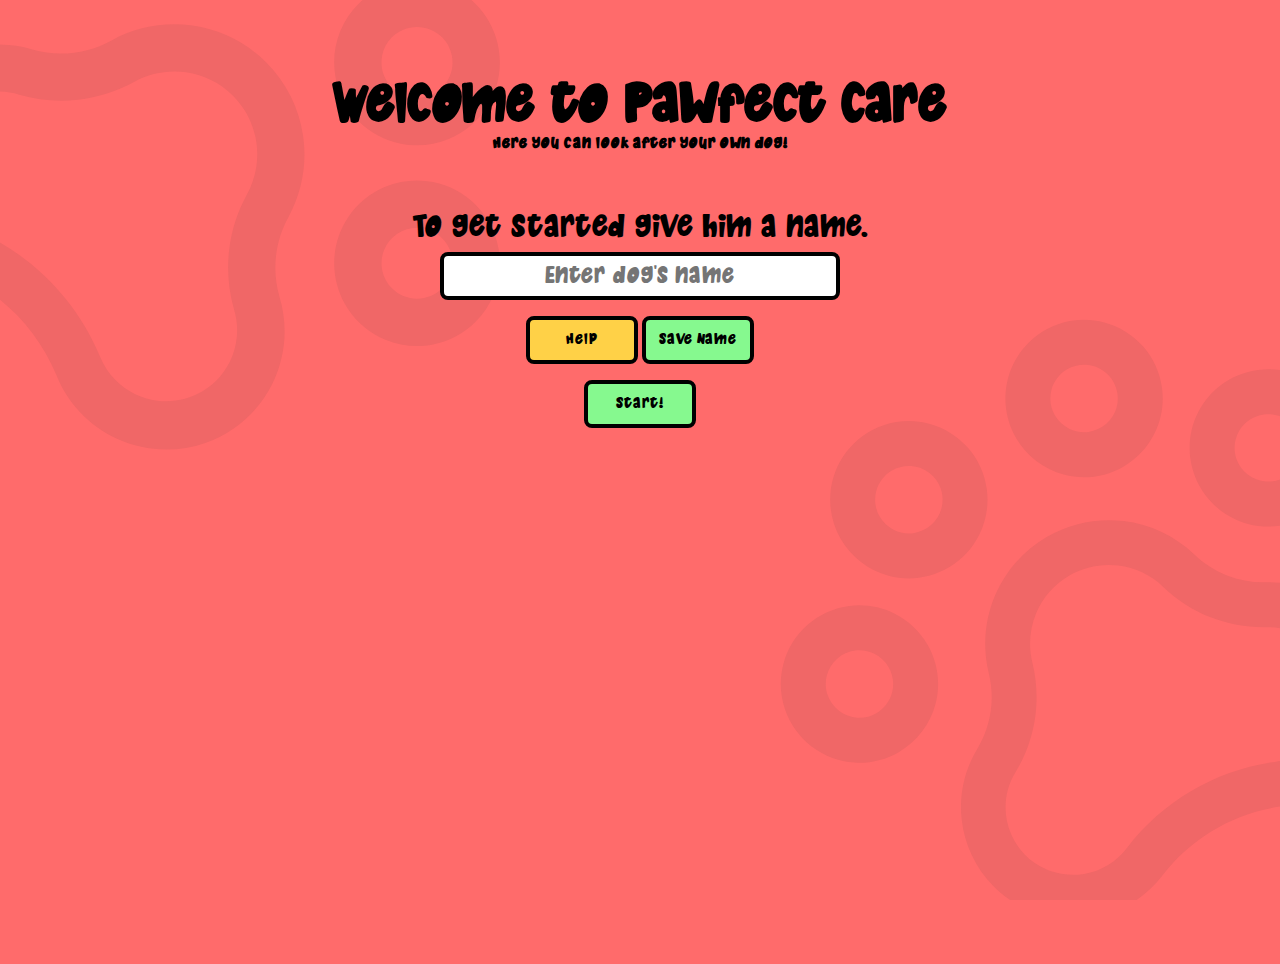
<file: index.html>
<!DOCTYPE html>
<html lang="en">
<head>
    <meta charset="UTF-8">
    <meta name="viewport" content="width=device-width, initial-scale=1.0">
    <title>Start pagina</title>
    <link rel="apple-touch-icon" sizes="180x180" href="favicons/apple-touch-icon.png">
    <link rel="icon" type="image/png" sizes="32x32" href="favicons/favicon-32x32.png">
    <link rel="icon" type="image/png" sizes="16x16" href="favicons/favicon-16x16.png">
    <link rel="manifest" href="favicons/site.webmanifest">
    <link rel="stylesheet" href="./css/reset.css">
    <link rel="stylesheet" href="./css/style.css">
</head>
<body>
    <img class="paw" src="dogs/SVG/paw.svg" alt="">
    <img class="paw1" src="dogs/SVG/paw1.svg" alt="">

    <h2>Welcome to Pawfect Care</h2>
    <h4>Here you can look after your own dog!</h4>
    <p class="starttext">To get started give him a name.</p>

    <div class="dog-name">
        <input type="text" id="name-tag" class="name-tag" placeholder="Enter dog's name">
        <div class="buttons">
            <button class="help-button">Help</button>

            <button id="save-name-btn" class="start-button">Save Name</button>
        </div>
        
        <div class="cta">
            <button id="start-game-btn" class="start-button">Start!</button>
        </div>

    </div>
    
    

    <script>
        document.getElementById('save-name-btn').addEventListener('click', function() {
            const dogName = document.getElementById('name-tag').value.trim();
            localStorage.setItem('dogName', dogName || 'My Dog');
            alert(`Name saved as: ${dogName || 'My Dog'}`);
        });
        
        document.getElementById('start-game-btn').addEventListener('click', function() {
            window.location.href = 'dog.html';
        });
    </script>
</body>
</html>
</file>
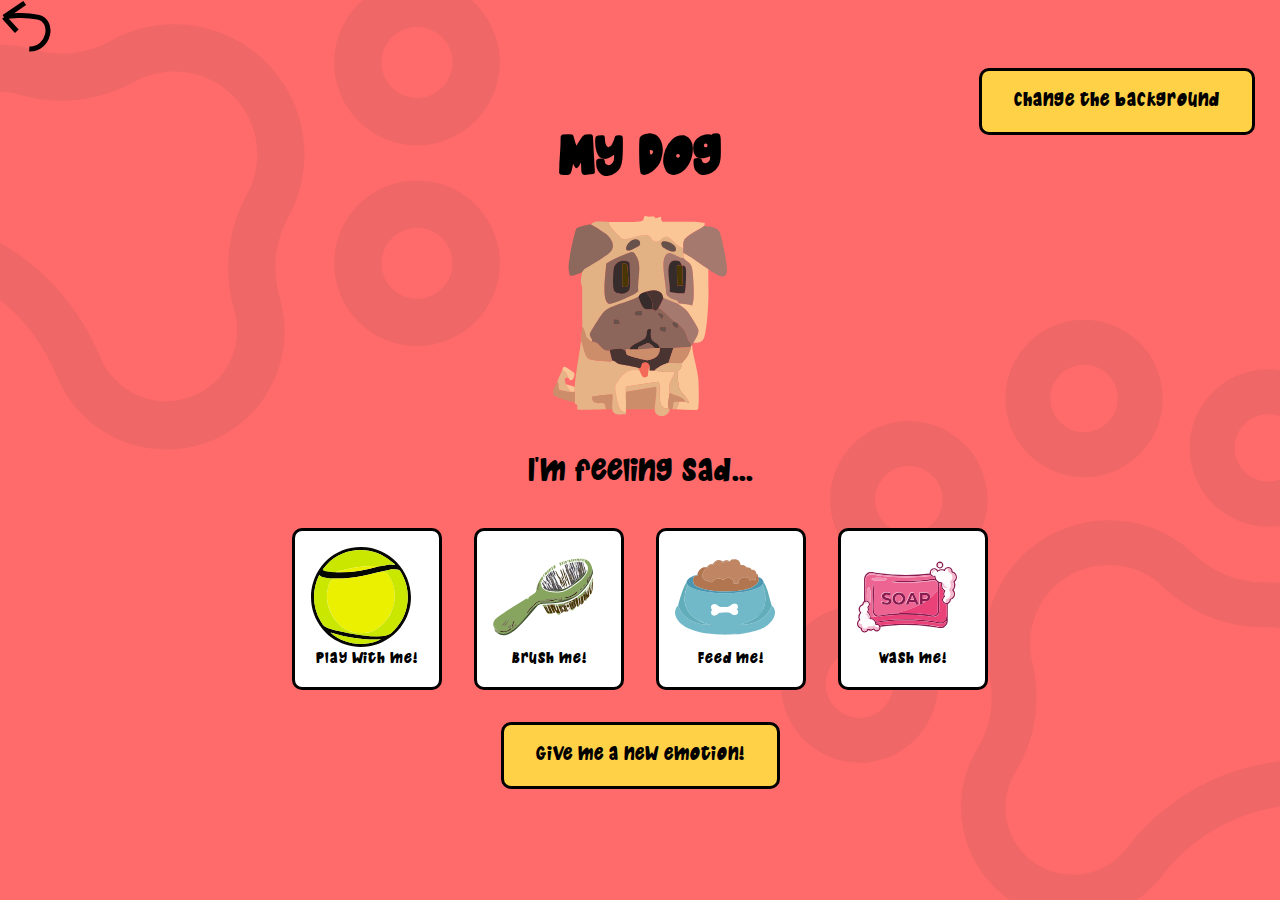
<file: dog.html>
<!DOCTYPE html>
<html lang="en">
<head>
    <meta charset="UTF-8">
    <meta name="viewport" content="width=device-width, initial-scale=1.0">
    <title>Dog Emotion Game</title>
    <link rel="apple-touch-icon" sizes="180x180" href="favicons/apple-touch-icon.png">
    <link rel="icon" type="image/png" sizes="32x32" href="favicons/favicon-32x32.png">
    <link rel="icon" type="image/png" sizes="16x16" href="favicons/favicon-16x16.png">
    <link rel="manifest" href="favicons/site.webmanifest">
    <link rel="stylesheet" href="./css/reset.css">
    <link rel="stylesheet" href="./css/style.css">
</head>




<body id="body">
    <img class="paw" src="dogs/SVG/paw.svg" alt="">
    <img class="paw1" src="dogs/SVG/paw1.svg" alt="">

    <a href="index.html">
        <img class="pijl" src="dogs/SVG/pijl.svg" alt="">
    </a>


    <button class="achtergrondkleuren-knop" id="background">Change the background</button>




    <section class="dog">
        <div class="name-tag-container">
            <h2 id="dog-name-display">My Dog</h2>
        </div>

        <div class="animations">
            <img id="bubbles" src="gif/bubbles.gif" style="display: none;">
            <img id="dog-food" src="gif/brokkels.gif" style="display: none;">
            <img id="smoke" src="gif/smoke.gif" style="display: none;">
            <img id="tennis-ball" src="gif/ball.gif" style="display: none;">

        </div>
        

        <div class="dog-image">
            <img id="angry-dog" src="dogs/SVG/angry-dog.svg" alt="angry-dog" style="display: none;">
            <img id="happy-dog" src="dogs/SVG/happy-dog.svg" alt="happy-dog" style="display: none;">
            <img id="normal-dog" src="dogs/SVG/normal-dog.svg" alt="normal-dog" style="display: none;">
            <img id="sad-dog" src="dogs/SVG/sad-dog.svg" alt="sad-dog" style="display: none;">
            <img id="sleepy-dog" src="dogs/SVG/sleepy-dog.svg" alt="sleepy-dog" style="display: none;">
            <img id="surprised-dog" src="dogs/SVG/surprized-dog.svg" alt="surprised-dog" style="display: none;">
            <img id="why-dog" src="dogs/SVG/why-dog.svg" alt="why-dog" style="display: none;">
            <img id="tired-dog" src="dogs/SVG/tired-dog.svg" alt="tired-dog" style="display: none;">
            <img id="playfull-dog" src="dogs/SVG/playfull-dog.svg" alt="playfull-dog" style="display: none;">
        </div>
        <p id="dog-message">I'm a dog</p>
    </section>

    <section class="items">
        <div class="card">
            <img id="ball" src="dogs/SVG/ball.svg" alt="ball">
            <p>Play with me!</p>
        </div>
        <div class="card">
            <img id="brush" src="dogs/SVG/Middel 13.svg" alt="brush">
            <p>Brush me!</p>
        </div>
        <div class="card">
            <img id="food" src="dogs/SVG/dogfood.svg" alt="dog food">
            <p>Feed me!</p>
        </div>
        <div class="card">
            <img id="soap" src="dogs/SVG/soap.svg" alt="soap">
            <p>Wash me!</p>
        </div>
    </section>

    <button id="new-emotion">Give me a new emotion!</button>

    <script src="js/main.js"></script>
    
    <script>
        // Load the dog name when page loads
        document.addEventListener('DOMContentLoaded', function() {
            const savedName = localStorage.getItem('dogName') || 'My Dog';
            document.getElementById('dog-name-display').textContent = savedName;
        });
    </script>
</body>
</html>
</file>
<file: css/style.css>
@font-face {
    font-family: "Little Paws";
    src: url("../fonts/little-paws/LittlePaws-8MZqZ.ttf") format("truetype"),
  }
  

body {
    font-family: 'little Paws', sans-serif;
    background-color: hsl(0, 100%, 71%);
    transition: background 0.3s;
}

.paw {
    position: absolute; 
    top: 0;
    left: 0;
    z-index: -1; 
    width: 500px;

}

.paw1 {
    position: absolute; 
    bottom: 0;
    right: 0;
    z-index: -1; 
    width: 500px;
}



.pijl {
    left: 0;
}

.dog {
    position: relative; 
    margin-top: 50px;
}



.dog-image {
    height: 200px;
    margin: 0 auto;
    display: flex;
    justify-content: center;
    flex-wrap: wrap;
    gap: 2rem;
    margin: 2rem auto;
    max-width: 800px;
}

.dog-image img {
    height: 100%;
    display: none; 
}

#dog-message {
    font-size: 2rem;
    margin-top: 1rem;
    text-align: center;

}

.items {
    display: flex;
    justify-content: center;
    flex-wrap: wrap;
    gap: 2rem;
    margin: 2rem auto;
    max-width: 1200px;
    text-align: center;

}

.card {
    background-color: hsl(0, 0%, 100%);
    padding: 1rem;
    border-radius: 10px;
    border: 3px solid hsl(0, 0%, 0%);
    cursor: pointer;
    transition: transform 0.2s;
    width: 150px;

}

.card:hover {
    transform: scale(1.05);
}

.card img {
    width: 100px;
    height: 100px;
}

#new-emotion {
    background-color: hsl(45, 100%, 64%);
    padding: 1rem 2rem;
    border-radius: 10px;
    border: 3px solid hsl(0, 0%, 0%);
    font-family: 'little Paws';
    font-size: 1.2rem;
    cursor: pointer;
    margin-top: 1rem;
    text-align: center;
    display: block;
    width: fit-content;
    margin-left: auto;
    margin-right: auto;

}


.animations {
    position: absolute;
    top: 50%;
    left: 50%;
    transform: translate(-50%, -50%);
    z-index: 10; 
    height: 250px; 
    width: auto;
}

#tennis-ball {
    height: 7rem;
    margin-right: 3px;
}

#bubbles {
    height: 85%;
}

#dog-food {
    height: 75%;
}

#new-emotion:hover {
    background-color: hsl(45, 100%, 51%);
}

H2 {
    text-align: center;
    margin-top: 4rem;
    font-size: 3.5rem;
    margin-bottom: -1rem;
}

H4 {
    text-align: center;
    font-size: 1rem;
}

.starttext {
    text-align: center;
    font-size: 2rem;
    margin-top: 3rem;
}

.dog-name {
    display: flex;
    flex-direction: column;
    align-items: center;
}

.name-tag {
    height: 3rem;
    width: 25rem;
    border-radius: 0.5rem;
    border: 0.3rem hsl(0, 0%, 0%) solid;
    font-family: 'little paws';
    text-align: center;
    font-size: 1.5rem; 
}

.help-button {
    background-color: hsl(45, 100%, 64%);
    height: 3rem;
    width: 7rem;
    border-radius: 0.5rem;
    border: 0.3rem black solid;
    font-family: 'little paws';
    cursor: pointer;
}

.start-button {
    background-color: hsl(125, 90%, 75%);
    height: 3rem;
    width: 7rem;
    border-radius: 0.5rem;
    border: 0.3rem hsl(0, 0%, 0%) solid;
    margin-top: 1rem;
    font-family: 'little paws';
    cursor: pointer;
}


button:hover {
    background-color: hsl(122, 100%, 94%);
    transform: scale(1.05);
}

button:active {
    transform: scale(0.95);
}


.achtergrondkleuren-knop {
    background-color: hsl(45, 100%, 64%);
    padding: 1rem 2rem;
    border-radius: 10px;
    border: 3px solid hsl(0, 0%, 0%);
    font-family: 'little Paws';
    font-size: 1.2rem;
    cursor: pointer;
    margin-top: 1rem;
    text-align: center;
    right: 25px;
    position: absolute;
}
</file>
